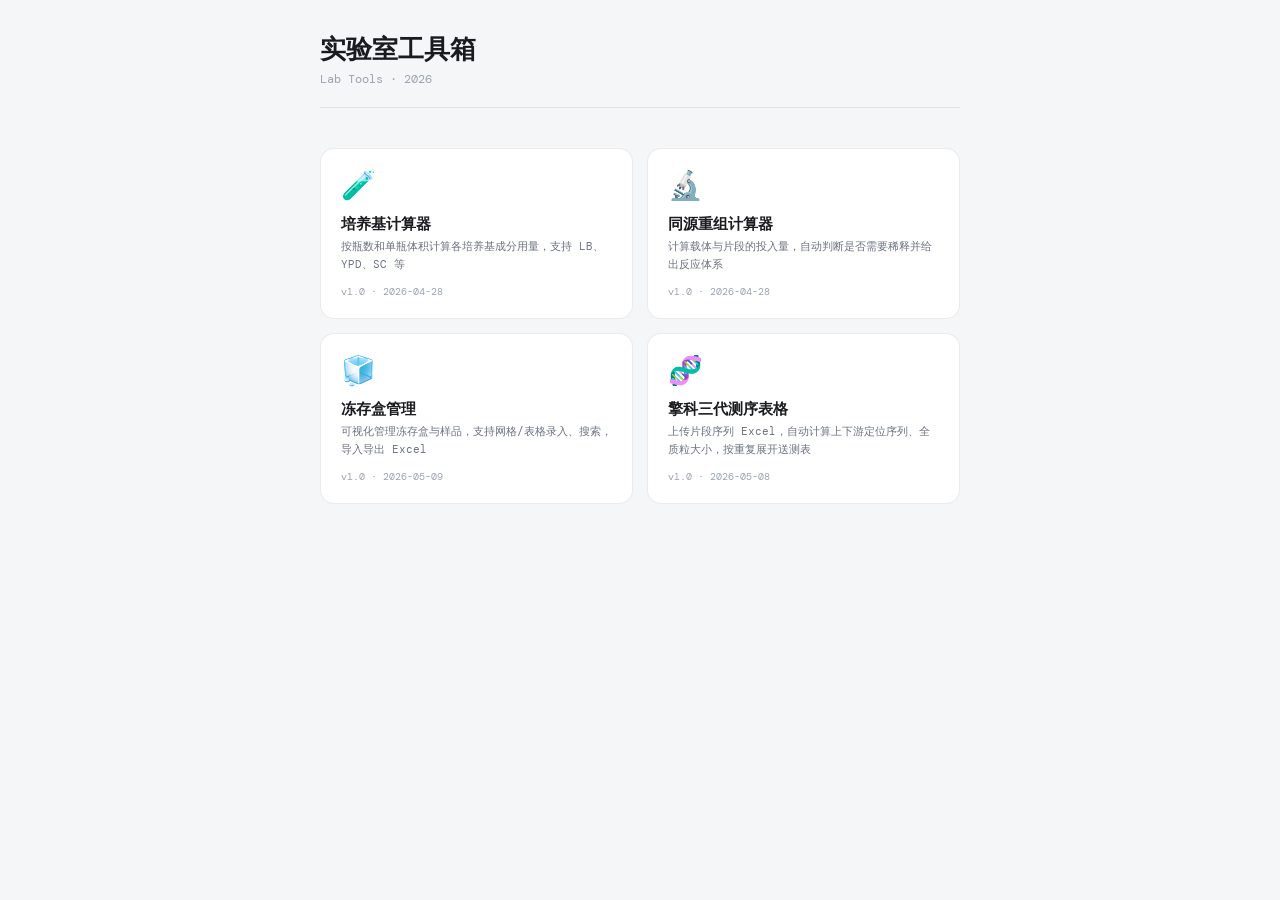
<file: index.html>
<!DOCTYPE html>
<html lang="zh-CN">
<head>
<meta charset="UTF-8">
<meta name="viewport" content="width=device-width, initial-scale=1.0">
<title>实验室工具箱</title>
<link href="https://fonts.googleapis.com/css2?family=DM+Mono:wght@400;500&family=Syne:wght@400;600;700&display=swap" rel="stylesheet">
<style>
*,*::before,*::after{box-sizing:border-box;margin:0;padding:0;}
:root{
  --bg:#f5f6f8;--bg2:#fff;--bg3:#eef0f3;
  --border:rgba(0,0,0,0.08);--border2:rgba(0,0,0,0.14);
  --text:#1a1b1e;--muted:#6b7280;--hint:#9ca3af;
  --accent:#2563eb;
  --mono:'DM Mono',monospace;--display:'Syne',sans-serif;
}
body{background:var(--bg);color:var(--text);font-family:var(--display);min-height:100vh;padding:2rem 1rem 4rem;}
.container{max-width:640px;margin:0 auto;}
header{margin-bottom:2.5rem;padding-bottom:1.25rem;border-bottom:1px solid var(--border);}
h1{font-size:26px;font-weight:700;margin-bottom:4px;}
.subtitle{font-family:var(--mono);font-size:12px;color:var(--hint);}
.grid{display:grid;grid-template-columns:1fr 1fr;gap:14px;}
.tool-card{background:var(--bg2);border:1px solid var(--border);border-radius:14px;
           padding:20px;text-decoration:none;color:var(--text);
           transition:border-color .15s,box-shadow .15s;display:block;}
.tool-card:hover{border-color:var(--accent);box-shadow:0 0 0 3px rgba(37,99,235,0.08);}
.tool-icon{font-size:28px;margin-bottom:12px;}
.tool-name{font-size:15px;font-weight:600;margin-bottom:4px;}
.tool-desc{font-family:var(--mono);font-size:11px;color:var(--muted);line-height:1.6;}
.ver-row{font-family:var(--mono);font-size:10px;color:var(--hint);margin-top:12px;}
</style>
</head>
<body>
<div class="container">
  <header>
    <h1>实验室工具箱</h1>
    <p class="subtitle">Lab Tools · 2026</p>
  </header>
  <div class="grid">
    <a class="tool-card" href="media.html">
      <div class="tool-icon">🧪</div>
      <div class="tool-name">培养基计算器</div>
      <div class="tool-desc">按瓶数和单瓶体积计算各培养基成分用量，支持 LB、YPD、SC 等</div>
      <div class="ver-row">v1.0 · 2026-04-28</div>
    </a>
    <a class="tool-card" href="recombination.html">
      <div class="tool-icon">🔬</div>
      <div class="tool-name">同源重组计算器</div>
      <div class="tool-desc">计算载体与片段的投入量，自动判断是否需要稀释并给出反应体系</div>
      <div class="ver-row">v1.0 · 2026-04-28</div>
    </a>
    <a class="tool-card" href="cryovault.html">
      <div class="tool-icon">🧊</div>
      <div class="tool-name">冻存盒管理</div>
      <div class="tool-desc">可视化管理冻存盒与样品，支持网格/表格录入、搜索，导入导出 Excel</div>
      <div class="ver-row">v1.0 · 2026-05-09</div>
    </a>
    <a class="tool-card" href="sequencing.html">
      <div class="tool-icon">🧬</div>
      <div class="tool-name">擎科三代测序表格</div>
      <div class="tool-desc">上传片段序列 Excel，自动计算上下游定位序列、全质粒大小，按重复展开送测表</div>
      <div class="ver-row">v1.0 · 2026-05-08</div>
    </a>
  </div>
</div>
</body>
</html>
</file>
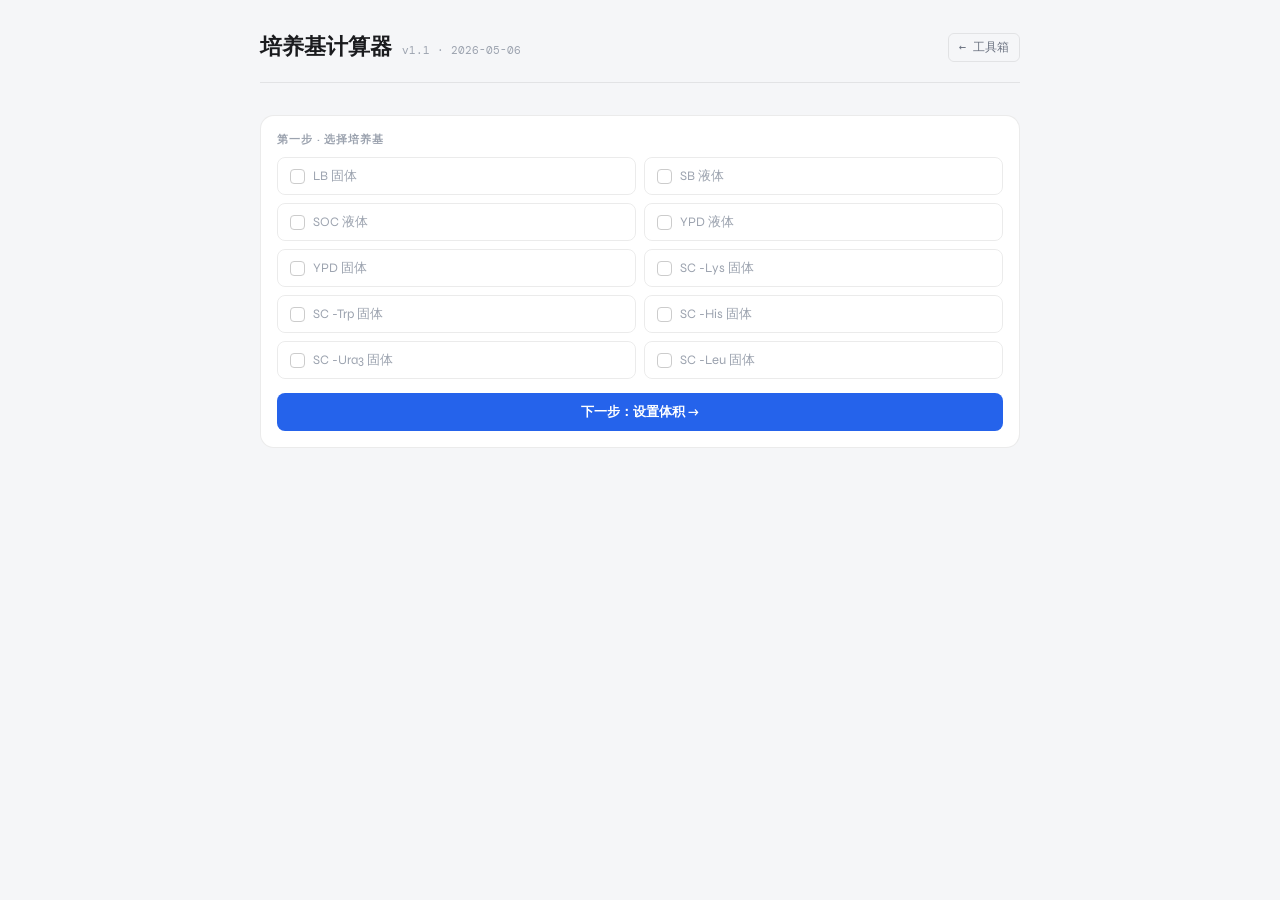
<file: media.html>
<!DOCTYPE html>
<html lang="zh-CN">
<head>
<meta charset="UTF-8">
<meta name="viewport" content="width=device-width, initial-scale=1.0">
<title>培养基计算器</title>
<link href="https://fonts.googleapis.com/css2?family=DM+Mono:wght@400;500&family=Syne:wght@400;600;700&display=swap" rel="stylesheet">
<link rel="stylesheet" href="shared.css">
<style>
.media-grid{display:grid;grid-template-columns:1fr 1fr;gap:8px;}
.media-chip{display:flex;align-items:center;gap:8px;padding:9px 12px;
            border:1px solid var(--border);border-radius:8px;cursor:pointer;
            font-size:13px;font-family:var(--display);user-select:none;
            transition:background .12s,border-color .12s;}
.media-chip.selected{background:#eef4ff;border-color:#7aabf0;}
.media-chip input{display:none;}
.dot{width:15px;height:15px;border-radius:4px;border:1.5px solid #ccc;flex-shrink:0;
     display:flex;align-items:center;justify-content:center;transition:background .12s,border-color .12s;}
.media-chip.selected .dot{background:var(--accent);border-color:var(--accent);}
.media-chip.selected .dot::after{content:'';display:block;width:7px;height:4px;
  border-left:2px solid #fff;border-bottom:2px solid #fff;transform:rotate(-45deg) translate(1px,-1px);}
.vol-card{background:var(--bg2);border:1px solid var(--border);border-radius:10px;
          padding:12px 14px;margin-bottom:10px;}
.vol-card-name{font-size:13px;font-weight:600;margin-bottom:10px;}
.vol-row{display:grid;grid-template-columns:1fr 1fr;gap:10px;}
.results-header{display:flex;align-items:center;justify-content:space-between;margin-bottom:16px;}
.results-title{font-size:14px;font-weight:600;}
.media-section{margin-bottom:20px;}
.media-section:last-child{margin-bottom:0;}
.media-name-row{display:flex;align-items:center;gap:8px;margin-bottom:8px;}
.media-name{font-size:14px;font-weight:600;}
table{width:100%;border-collapse:collapse;font-size:13px;}
th{font-family:var(--mono);font-size:10px;font-weight:500;color:var(--hint);
   padding:6px 10px;text-align:left;border-bottom:1px solid var(--border);background:var(--bg3);}
th.r{text-align:right;}
td{padding:8px 10px;border-bottom:1px solid var(--bg3);font-family:var(--mono);}
td.r{text-align:right;color:var(--muted);}
tr:last-child td{border-bottom:none;}
.divider{height:1px;background:var(--border);margin:18px 0;}
.empty{text-align:center;color:var(--hint);font-family:var(--mono);font-size:12px;padding:2rem 0;}
.step-back{background:none;border:none;font-family:var(--mono);font-size:12px;
           color:var(--hint);cursor:pointer;margin-top:10px;display:block;width:100%;text-align:center;}
#step1,#step2,#step3{display:none;}
#step1{display:block;}
</style>
</head>
<body>
<div class="container">
  <div class="page-header">
    <div class="page-header-left">
      <h1>培养基计算器</h1>
      <span class="ver">v1.1 · 2026-05-06</span>
    </div>
    <a class="back-link" href="index.html">← 工具箱</a>
  </div>

  <!-- STEP 1 -->
  <div id="step1">
    <div class="card card-body">
      <p class="section-label">第一步 · 选择培养基</p>
      <div class="media-grid" id="media-grid"></div>
      <button class="btn btn-primary" onclick="goStep2()">下一步：设置体积 →</button>
    </div>
  </div>

  <!-- STEP 2 -->
  <div id="step2">
    <div class="card card-body">
      <p class="section-label">第二步 · 设置瓶数和单瓶体积</p>
      <div id="vol-inputs"></div>
      <button class="btn btn-primary" onclick="goStep3()">查看用量 →</button>
      <button class="step-back" onclick="show('step1')">← 重新选择培养基</button>
    </div>
  </div>

  <!-- STEP 3 -->
  <div id="step3">
    <div class="card card-body">
      <div class="results-header">
        <span class="results-title">用量清单</span>
        <button class="btn btn-ghost btn-sm" onclick="show('step2')">← 修改体积</button>
      </div>
      <div id="results-body"></div>
    </div>
  </div>
</div>

<script>
const MEDIA_LIST=[
  {key:"lb_sol", name:"LB 固体"},
  {key:"sb",     name:"SB 液体"},
  {key:"soc",    name:"SOC 液体"},
  {key:"ypd_liq",name:"YPD 液体"},
  {key:"ypd_sol",name:"YPD 固体"},
  {key:"sc_lys", name:"SC -Lys 固体"},
  {key:"sc_trp", name:"SC -Trp 固体"},
  {key:"sc_his", name:"SC -His 固体"},
  {key:"sc_ura", name:"SC -Ura3 固体"},
  {key:"sc_leu", name:"SC -Leu 固体"},
];
const MEDIA={
  lb_sol:{name:"LB 固体",ingredients:[
    {name:"胰蛋白胨 (Tryptone)",gl:10},
    {name:"酵母提取物 (Yeast Extract)",gl:5},
    {name:"氯化钠 (NaCl)",gl:10},
    {name:"琼脂 (Agar)",gl:15},
  ]},
  sb:{name:"SB 液体",ingredients:[
    {name:"胰蛋白胨 (Tryptone)",gl:32},
    {name:"酵母提取物 (Yeast Extract)",gl:20},
    {name:"氯化钠 (NaCl)",gl:5},
  ]},
  soc:{name:"SOC 液体",ingredients:[
    {name:"胰蛋白胨 (Tryptone)",gl:20},
    {name:"酵母提取物 (Yeast Extract)",gl:5},
    {name:"氯化钠 (NaCl)",gl:0.5},
    {name:"氯化钾 (KCl)",gl:0.186},
    {name:"氯化镁 (MgCl₂·6H₂O)",gl:2.03},
    {name:"葡萄糖母液 (500 g/L) *",gl:3.6,gluc:true},
  ]},
  ypd_liq:{name:"YPD 液体",ingredients:[
    {name:"胰蛋白胨 (Tryptone)",gl:20},
    {name:"酵母提取物 (Yeast Extract)",gl:10},
    {name:"葡萄糖母液 (500 g/L) *",gl:40,gluc:true},
  ]},
  ypd_sol:{name:"YPD 固体",ingredients:[
    {name:"胰蛋白胨 (Tryptone)",gl:20},
    {name:"酵母提取物 (Yeast Extract)",gl:10},
    {name:"琼脂 (Agar)",gl:20},
    {name:"葡萄糖母液 (500 g/L) *",gl:40,gluc:true},
  ]},
  sc_lys:{name:"SC -Lys 固体",ingredients:[
    {name:"YNB",gl:1.7},
    {name:"硫酸铵 ((NH₄)₂SO₄)",gl:5},
    {name:"色氨酸 (Trp)",gl:1.0},
    {name:"组氨酸 (His)",gl:1.0},
    {name:"尿嘧啶 (Ura3)",gl:1.0},
    {name:"亮氨酸 (Leu)",gl:1.0},
    {name:"琼脂 (Agar)",gl:20},
    {name:"葡萄糖母液 (500 g/L) *",gl:40,gluc:true},
  ]},
  sc_trp:{name:"SC -Trp 固体",ingredients:[
    {name:"YNB",gl:1.7},
    {name:"硫酸铵 ((NH₄)₂SO₄)",gl:5},
    {name:"赖氨酸 (Lys)",gl:1.0},
    {name:"组氨酸 (His)",gl:1.0},
    {name:"尿嘧啶 (Ura3)",gl:1.0},
    {name:"亮氨酸 (Leu)",gl:1.0},
    {name:"琼脂 (Agar)",gl:20},
    {name:"葡萄糖母液 (500 g/L) *",gl:40,gluc:true},
  ]},
  sc_his:{name:"SC -His 固体",ingredients:[
    {name:"YNB",gl:1.7},
    {name:"硫酸铵 ((NH₄)₂SO₄)",gl:5},
    {name:"赖氨酸 (Lys)",gl:1.0},
    {name:"色氨酸 (Trp)",gl:1.0},
    {name:"尿嘧啶 (Ura3)",gl:1.0},
    {name:"亮氨酸 (Leu)",gl:1.0},
    {name:"琼脂 (Agar)",gl:20},
    {name:"葡萄糖母液 (500 g/L) *",gl:40,gluc:true},
  ]},
  sc_ura:{name:"SC -Ura3 固体",ingredients:[
    {name:"YNB",gl:1.7},
    {name:"硫酸铵 ((NH₄)₂SO₄)",gl:5},
    {name:"赖氨酸 (Lys)",gl:1.0},
    {name:"色氨酸 (Trp)",gl:1.0},
    {name:"组氨酸 (His)",gl:1.0},
    {name:"亮氨酸 (Leu)",gl:1.0},
    {name:"琼脂 (Agar)",gl:20},
    {name:"葡萄糖母液 (500 g/L) *",gl:40,gluc:true},
  ]},
  sc_leu:{name:"SC -Leu 固体",ingredients:[
    {name:"YNB",gl:1.7},
    {name:"硫酸铵 ((NH₄)₂SO₄)",gl:5},
    {name:"赖氨酸 (Lys)",gl:1.0},
    {name:"色氨酸 (Trp)",gl:1.0},
    {name:"组氨酸 (His)",gl:1.0},
    {name:"尿嘧啶 (Ura3)",gl:1.0},
    {name:"琼脂 (Agar)",gl:20},
    {name:"葡萄糖母液 (500 g/L) *",gl:40,gluc:true},
  ]},
};

const grid=document.getElementById('media-grid');
MEDIA_LIST.forEach(m=>{
  const chip=document.createElement('label');
  chip.className='media-chip';
  chip.innerHTML=`<input type="checkbox" value="${m.key}"><div class="dot"></div>${m.name}`;
  chip.querySelector('input').addEventListener('change',()=>chip.classList.toggle('selected',chip.querySelector('input').checked));
  grid.appendChild(chip);
});

let selectedKeys=[];
function show(id){['step1','step2','step3'].forEach(s=>document.getElementById(s).style.display=s===id?'block':'none');window.scrollTo(0,0);}

function goStep2(){
  selectedKeys=[...document.querySelectorAll('#media-grid input:checked')].map(i=>i.value);
  if(!selectedKeys.length){alert('请至少选择一种培养基');return;}
  document.getElementById('vol-inputs').innerHTML=selectedKeys.map(key=>{
    const m=MEDIA[key];
    return `<div class="vol-card">
      <div class="vol-card-name">${m.name}</div>
      <div class="vol-row">
        <div class="field"><label>瓶数</label><input type="number" id="vb-${key}" value="1" min="1"/></div>
        <div class="field"><label>单瓶体积 (mL)</label><input type="number" id="vp-${key}" value="200" min="1"/></div>
      </div></div>`;
  }).join('');
  show('step2');
}

function goStep3(){
  document.getElementById('results-body').innerHTML=selectedKeys.map((key,idx)=>{
    const m=MEDIA[key];
    const bottles=parseInt(document.getElementById(`vb-${key}`).value)||1;
    const vp=parseFloat(document.getElementById(`vp-${key}`).value)||0;
    const vt=bottles*vp;
    const rows=m.ingredients.map(ing=>{
      const at=ing.gluc?(ing.gl*vt/500).toFixed(2)+' mL':(ing.gl*vt/1000).toFixed(2)+' g';
      const ap=ing.gluc?(ing.gl*vp/500).toFixed(2)+' mL':(ing.gl*vp/1000).toFixed(2)+' g';
      return `<tr><td>${ing.name}</td><td class="r">${ing.gl} g/L</td><td class="r">${at}</td><td class="r">${ap}</td></tr>`;
    }).join('');
    return `${idx>0?'<div class="divider"></div>':''}
      <div class="media-section">
        <div class="media-name-row">
          <span class="media-name">${m.name}</span>
          <span class="badge">${bottles} 瓶 · 单瓶 ${vp} mL</span>
        </div>
        <table><thead><tr><th>成分</th><th class="r">g/L</th><th class="r">总量</th><th class="r">单瓶</th></tr></thead>
        <tbody>${rows}</tbody></table>
      </div>`;
  }).join('');
  show('step3');
}
</script>
</body>
</html>
</file>
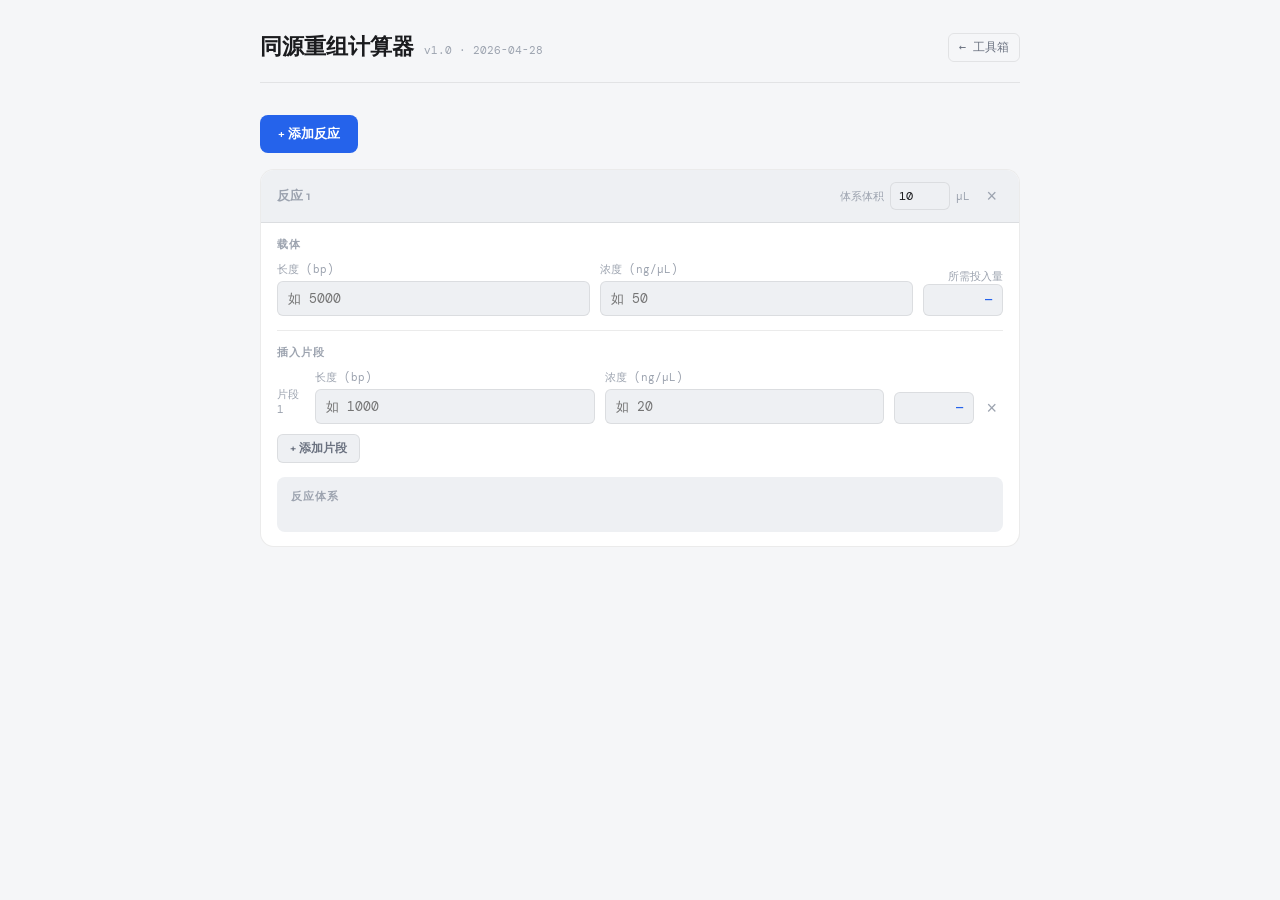
<file: recombination.html>
<!DOCTYPE html>
<html lang="zh-CN">
<head>
<meta charset="UTF-8">
<meta name="viewport" content="width=device-width, initial-scale=1.0">
<title>同源重组计算器</title>
<link href="https://fonts.googleapis.com/css2?family=DM+Mono:wght@400;500&family=Syne:wght@400;600;700&display=swap" rel="stylesheet">
<link rel="stylesheet" href="shared.css">
<style>
.btn-primary{width:auto;margin-top:0;}
.btn-x{background:none;border:none;cursor:pointer;color:var(--hint);font-size:18px;
        line-height:1;padding:2px 6px;border-radius:4px;transition:color .15s,background .15s;}
.btn-x:hover{color:var(--danger);background:var(--danger-bg);}
.reactions-list{display:flex;flex-direction:column;gap:20px;}
.empty-state{text-align:center;padding:3rem 1rem;color:var(--hint);
             font-family:var(--mono);font-size:12px;border:1.5px dashed var(--border2);border-radius:14px;}
.rxn-block{background:var(--bg2);border:1px solid var(--border);border-radius:14px;overflow:hidden;}
.rxn-header{display:flex;align-items:center;justify-content:space-between;
            padding:12px 16px;background:var(--bg3);border-bottom:1px solid var(--border);}
.rxn-name-input{background:transparent;border:none;outline:none;font-family:var(--display);
                font-size:13px;font-weight:600;color:var(--text);width:180px;}
.rxn-name-input::placeholder{color:var(--hint);}
.rxn-inner{padding:14px 16px;}
.vec-row{display:grid;grid-template-columns:1fr 1fr auto;gap:10px;align-items:end;
         padding-bottom:14px;border-bottom:1px solid var(--border);margin-bottom:14px;}
.frag-row{display:grid;grid-template-columns:28px 1fr 1fr auto;gap:10px;align-items:end;
          padding-bottom:12px;margin-bottom:12px;border-bottom:1px dashed var(--border);}
.frag-row:last-child{border-bottom:none;margin-bottom:0;padding-bottom:0;}
.frag-num{font-family:var(--mono);font-size:11px;color:var(--hint);padding-bottom:8px;}
.ng-badge{background:var(--bg3);border:1px solid var(--border);border-radius:6px;
          padding:7px 10px;font-family:var(--mono);font-size:12px;font-weight:500;
          color:var(--accent);white-space:nowrap;text-align:right;min-width:80px;}
.add-frag{margin-top:10px;}
.rxn-results{margin-top:14px;}
.result-row{border-radius:8px;padding:10px 14px;margin-bottom:8px;border:1px solid;}
.result-row:last-of-type{margin-bottom:0;}
.result-row.ok{background:var(--success-bg);border-color:var(--success-border);}
.result-row.dil{background:var(--danger-bg);border-color:var(--danger-border);}
.rr-header{display:flex;justify-content:space-between;align-items:center;margin-bottom:3px;}
.rr-name{font-size:12px;font-weight:600;}
.result-row.ok .rr-name,.result-row.ok .rr-action{color:var(--success);}
.result-row.dil .rr-name,.result-row.dil .rr-action{color:var(--danger);}
.rr-action{font-family:var(--mono);font-size:12px;font-weight:500;}
.rr-note{font-family:var(--mono);font-size:11px;color:var(--muted);}
.dil-steps{display:grid;grid-template-columns:1fr 1fr 1fr;gap:6px;margin-top:8px;
           background:rgba(0,0,0,0.04);border-radius:6px;padding:8px 10px;text-align:center;}
.dil-step-label{font-family:var(--mono);font-size:10px;color:var(--hint);display:block;margin-bottom:2px;}
.dil-step-val{font-family:var(--mono);font-size:13px;font-weight:500;color:var(--text);}
.rxn-table-wrap{margin-top:14px;padding:12px 14px;background:var(--bg3);border-radius:8px;}
.rxn-table-title{font-size:11px;font-weight:600;letter-spacing:.08em;text-transform:uppercase;
                  color:var(--hint);margin-bottom:8px;font-family:var(--mono);}
.rxn-table{width:100%;border-collapse:collapse;}
.rxn-table tr{border-bottom:1px solid var(--border);}
.rxn-table tr:last-child{border-bottom:none;}
.rxn-table td{padding:7px 0;font-family:var(--mono);font-size:12px;}
.rxn-table td:first-child{color:var(--muted);}
.rxn-table td:last-child{text-align:right;font-weight:500;}
.rxn-table .total-row td{color:var(--accent);border-top:1px solid var(--border2);padding-top:8px;}
.water-ok{color:var(--accent2)!important;}
.water-bad{color:var(--danger)!important;}
.dbadge{display:inline-block;font-family:var(--mono);font-size:10px;padding:1px 6px;
        border-radius:4px;margin-left:4px;background:rgba(220,38,38,0.08);
        color:var(--danger);border:1px solid rgba(220,38,38,0.2);}
.rxn-time{font-family:var(--mono);font-size:11px;color:var(--accent);margin-top:8px;}
.sys-vol-wrap{display:flex;align-items:center;gap:6px;}
.sys-vol-wrap label{margin:0;white-space:nowrap;}
.sys-vol-input{width:60px!important;padding:5px 8px!important;font-size:12px!important;}
</style>
</head>
<body>
<div class="container">
  <div class="page-header">
    <div class="page-header-left">
      <h1>同源重组计算器</h1>
      <span class="ver">v1.0 · 2026-04-28</span>
    </div>
    <a class="back-link" href="index.html">← 工具箱</a>
  </div>
  <div style="margin-bottom:16px;">
    <button class="btn btn-primary" onclick="addReaction()">+ 添加反应</button>
  </div>
  <div class="reactions-list" id="reactionsList">
    <div class="empty-state" id="emptyState">点击「添加反应」开始计算</div>
  </div>
</div>

<script>
let rxnCounter=0;
const rxnFrags={};
const rxnTimes={1:'5 min',2:'10 min',3:'20 min',4:'30 min',5:'40 min',6:'50 min'};
function r1(v){return Math.round(v*10)/10;}
function r2(v){return Math.round(v*100)/100;}

function calcDilution(ng,conc){
  const raw=ng/conc;
  if(raw>=0.5)return{needsDil:false,vol:r1(raw),raw};
  const water=r1(1.0/raw-1.0);
  const newConc=r2(ng/(1.0+water));
  return{needsDil:true,vol:1.0,raw,water,newConc};
}

function dilRow(label,ng,conc){
  const d=calcDilution(ng,conc);
  if(!d.needsDil)return`<div class="result-row ok">
    <div class="rr-header"><span class="rr-name">${label}　无需稀释</span><span class="rr-action">直接取 ${d.vol} µL</span></div>
    <p class="rr-note">所需 ${r2(ng)} ng　浓度 ${conc} ng/µL</p></div>`;
  return`<div class="result-row dil">
    <div class="rr-header"><span class="rr-name">${label}　需要稀释</span><span class="rr-action">原始体积 ${r2(d.raw)} µL &lt; 0.5 µL</span></div>
    <p class="rr-note">所需 ${r2(ng)} ng　浓度 ${conc} ng/µL</p>
    <div class="dil-steps">
      <div><span class="dil-step-label">取原液</span><span class="dil-step-val">1.0 µL</span></div>
      <div><span class="dil-step-label">加 ddH₂O</span><span class="dil-step-val">${d.water} µL</span></div>
      <div><span class="dil-step-label">稀释后浓度</span><span class="dil-step-val">${d.newConc} ng/µL</span></div>
    </div>
    <p class="rr-note" style="margin-top:6px;text-align:center;">稀释后取 1.0 µL，含 ${d.newConc} ng</p></div>`;
}

function calcReaction(rid){
  const vecLen=parseFloat(document.getElementById('vL_'+rid).value)||0;
  const vecConc=parseFloat(document.getElementById('vC_'+rid).value)||0;
  const sysVol=parseFloat(document.getElementById('sysVol_'+rid).value)||10;
  const premix=r1(sysVol/2);
  const volScale=r2(sysVol/10);
  const frags=rxnFrags[rid]||[];
  const isMulti=frags.length>1;
  const vecCoef=0.02,fragCoef=isMulti?0.02:0.04;
  const vecNg=r2(vecLen*vecCoef*volScale);
  document.getElementById('vNg_'+rid).textContent=vecLen?vecNg+' ng':'—';
  let ok=vecLen&&vecConc;
  const fd=frags.map((fid,i)=>{
    const fl=parseFloat(document.getElementById('fL_'+rid+'_'+fid).value)||0;
    const fc=parseFloat(document.getElementById('fC_'+rid+'_'+fid).value)||0;
    const fn=r2(fl*fragCoef*volScale);
    document.getElementById('fNg_'+rid+'_'+fid).textContent=fl?fn+' ng':'—';
    if(!fl||!fc)ok=false;
    return{label:'片段 '+(i+1),ng:fn,conc:fc,fl};
  });
  const resEl=document.getElementById('res_'+rid);
  const tblEl=document.getElementById('tbl_'+rid);
  const timeEl=document.getElementById('time_'+rid);
  const titleEl=document.getElementById('tblTitle_'+rid);
  if(!ok||frags.length===0){resEl.innerHTML='';tblEl.innerHTML='';timeEl.textContent='';titleEl.textContent='反应体系';return;}
  titleEl.textContent=`反应体系（${sysVol} µL）`;
  const vd=calcDilution(vecNg,vecConc);
  let html=dilRow('载体',vecNg,vecConc);
  let totalVol=vd.vol;
  let rows=`<tr><td>2× Enzyme Premix</td><td>${premix} µL</td></tr>`;
  rows+=`<tr><td>载体${vd.needsDil?'<span class="dbadge">稀释后</span>':''}</td><td>${vd.vol} µL</td></tr>`;
  fd.forEach(f=>{
    html+=dilRow(f.label,f.ng,f.conc);
    const d=calcDilution(f.ng,f.conc);
    totalVol+=d.vol;
    rows+=`<tr><td>${f.label}${d.needsDil?'<span class="dbadge">稀释后</span>':''}</td><td>${d.vol} µL</td></tr>`;
  });
  resEl.innerHTML=html;
  const water=r1(sysVol-premix-totalVol);
  rows+=`<tr><td>ddH₂O</td><td class="${water<0?'water-bad':'water-ok'}">${water<0?'超量！':water+' µL'}</td></tr>`;
  rows+=`<tr class="total-row"><td>总计</td><td>${sysVol} µL</td></tr>`;
  tblEl.innerHTML=rows;
  timeEl.textContent=`反应条件：50°C　${rxnTimes[frags.length]||'50 min'}　（${frags.length} 个片段）`;
}

function addFrag(rid){
  if(!rxnFrags[rid])rxnFrags[rid]=[];
  if(rxnFrags[rid].length>=6){alert('最多支持 6 个插入片段');return;}
  const fid=Date.now();rxnFrags[rid].push(fid);
  const i=rxnFrags[rid].length;
  const wrap=document.getElementById('fw_'+rid);
  const row=document.createElement('div');
  row.className='frag-row';row.id='fr_'+rid+'_'+fid;
  row.innerHTML=`<span class="frag-num">片段 ${i}</span>
    <div class="field"><label>长度 (bp)</label><input type="number" id="fL_${rid}_${fid}" placeholder="如 1000" min="1" oninput="calcReaction(${rid})"/></div>
    <div class="field"><label>浓度 (ng/µL)</label><input type="number" id="fC_${rid}_${fid}" placeholder="如 20" min="0.01" step="0.1" oninput="calcReaction(${rid})"/></div>
    <div style="display:flex;flex-direction:column;align-items:flex-end;gap:4px;">
      <label style="visibility:hidden">x</label>
      <div style="display:flex;align-items:center;gap:6px;">
        <div class="ng-badge" id="fNg_${rid}_${fid}">—</div>
        <button class="btn-x" onclick="removeFrag(${rid},${fid})">×</button>
      </div></div>`;
  wrap.appendChild(row);calcReaction(rid);
}

function removeFrag(rid,fid){
  document.getElementById('fr_'+rid+'_'+fid)?.remove();
  rxnFrags[rid]=rxnFrags[rid].filter(f=>f!==fid);
  document.getElementById('fw_'+rid).querySelectorAll('.frag-num').forEach((el,i)=>el.textContent='片段 '+(i+1));
  calcReaction(rid);
}

function removeReaction(rid){
  document.getElementById('rxn_'+rid)?.remove();
  delete rxnFrags[rid];
  if(!document.querySelector('.rxn-block'))document.getElementById('emptyState').style.display='';
}

function addReaction(){
  document.getElementById('emptyState').style.display='none';
  rxnCounter++;const rid=rxnCounter;rxnFrags[rid]=[];
  const div=document.createElement('div');
  div.className='rxn-block';div.id='rxn_'+rid;
  div.innerHTML=`
    <div class="rxn-header">
      <input class="rxn-name-input" type="text" placeholder="反应 ${rid}" maxlength="30"/>
      <div style="display:flex;align-items:center;gap:10px;">
        <div class="sys-vol-wrap">
          <label>体系体积</label>
          <input type="number" id="sysVol_${rid}" value="10" min="5" max="50" step="5"
            class="sys-vol-input" oninput="calcReaction(${rid})"/>
          <span style="font-family:var(--mono);font-size:11px;color:var(--hint);">µL</span>
        </div>
        <button class="btn-x" onclick="removeReaction(${rid})">×</button>
      </div>
    </div>
    <div class="rxn-inner">
      <p class="section-label">载体</p>
      <div class="vec-row">
        <div class="field"><label>长度 (bp)</label><input type="number" id="vL_${rid}" placeholder="如 5000" min="1" oninput="calcReaction(${rid})"/></div>
        <div class="field"><label>浓度 (ng/µL)</label><input type="number" id="vC_${rid}" placeholder="如 50" min="0.01" step="0.1" oninput="calcReaction(${rid})"/></div>
        <div style="display:flex;flex-direction:column;align-items:flex-end;">
          <label>所需投入量</label>
          <div class="ng-badge" id="vNg_${rid}">—</div>
        </div>
      </div>
      <p class="section-label">插入片段</p>
      <div id="fw_${rid}"></div>
      <div class="add-frag"><button class="btn btn-ghost btn-sm" onclick="addFrag(${rid})">+ 添加片段</button></div>
      <div class="rxn-results" id="res_${rid}"></div>
      <div class="rxn-table-wrap">
        <p class="rxn-table-title" id="tblTitle_${rid}">反应体系</p>
        <table class="rxn-table"><tbody id="tbl_${rid}"></tbody></table>
        <p class="rxn-time" id="time_${rid}"></p>
      </div>
    </div>`;
  document.getElementById('reactionsList').appendChild(div);
  addFrag(rid);
}

addReaction();
</script>
</body>
</html>
</file>
<file: shared.css>
/* ── shared design tokens ── */
*,*::before,*::after{box-sizing:border-box;margin:0;padding:0;}
:root{
  --bg:#f5f6f8;--bg2:#fff;--bg3:#eef0f3;
  --border:rgba(0,0,0,0.08);--border2:rgba(0,0,0,0.14);
  --text:#1a1b1e;--muted:#6b7280;--hint:#9ca3af;
  --accent:#2563eb;--accent2:#0891b2;
  --danger:#dc2626;--danger-bg:rgba(220,38,38,0.05);--danger-border:rgba(220,38,38,0.2);
  --success:#059669;--success-bg:rgba(5,150,105,0.05);--success-border:rgba(5,150,105,0.2);
  --mono:'DM Mono',monospace;--display:'Syne',sans-serif;
}
body{background:var(--bg);color:var(--text);font-family:var(--display);min-height:100vh;padding:2rem 1rem 4rem;}
.container{max-width:760px;margin:0 auto;}
/* header */
.page-header{display:flex;align-items:center;justify-content:space-between;
             margin-bottom:2rem;padding-bottom:1.25rem;border-bottom:1px solid var(--border);}
.page-header-left{display:flex;align-items:baseline;gap:10px;}
.page-header h1{font-size:22px;font-weight:700;}
.ver{font-family:var(--mono);font-size:11px;color:var(--hint);}
.back-link{font-family:var(--mono);font-size:12px;color:var(--muted);text-decoration:none;
           padding:5px 10px;border:1px solid var(--border);border-radius:6px;}
.back-link:hover{color:var(--accent);border-color:var(--accent);}
/* cards */
.card{background:var(--bg2);border:1px solid var(--border);border-radius:14px;overflow:hidden;margin-bottom:16px;}
.card-body{padding:16px;}
.section-label{font-size:11px;font-weight:600;letter-spacing:.08em;text-transform:uppercase;
               color:var(--hint);margin-bottom:10px;}
/* form */
.field{display:flex;flex-direction:column;gap:4px;}
label{font-family:var(--mono);font-size:11px;color:var(--hint);}
input[type="number"],select{
  width:100%;background:var(--bg3);border:1px solid var(--border);border-radius:6px;
  padding:8px 10px;font-family:var(--mono);font-size:13px;color:var(--text);
  outline:none;transition:border-color .15s;-moz-appearance:textfield;appearance:none;
}
input[type="number"]::-webkit-inner-spin-button,
input[type="number"]::-webkit-outer-spin-button{-webkit-appearance:none;}
input:focus,select:focus{border-color:var(--accent);}
/* buttons */
.btn{display:inline-flex;align-items:center;justify-content:center;gap:6px;border:none;
     border-radius:8px;padding:10px 18px;font-family:var(--display);font-size:13px;
     font-weight:600;cursor:pointer;transition:opacity .15s;}
.btn:hover{opacity:.85;}
.btn-primary{background:var(--accent);color:#fff;width:100%;margin-top:14px;}
.btn-ghost{background:var(--bg3);color:var(--muted);border:1px solid var(--border);}
.btn-sm{padding:5px 12px;font-size:12px;border-radius:6px;margin-top:0;width:auto;}
/* badges */
.badge{background:var(--bg3);border:1px solid var(--border);border-radius:6px;
       padding:2px 9px;font-family:var(--mono);font-size:11px;color:var(--muted);}
</file>
